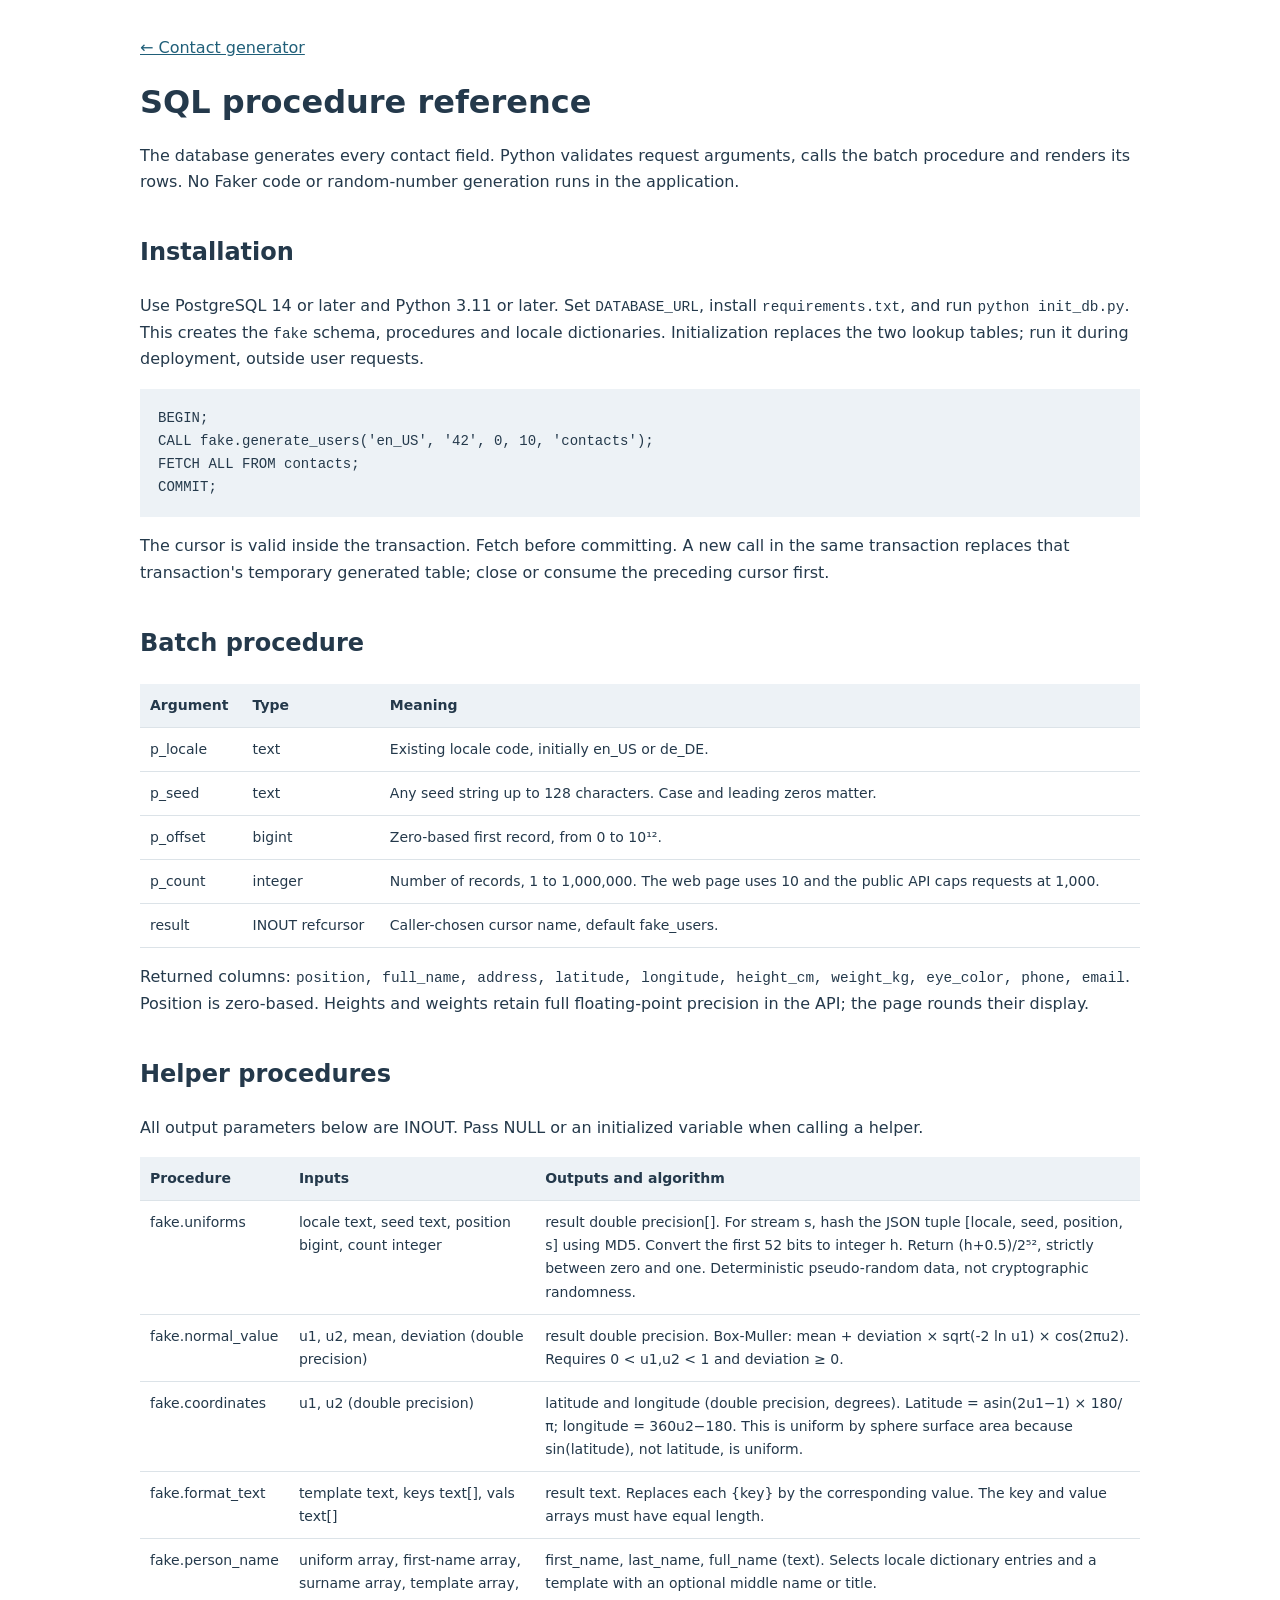
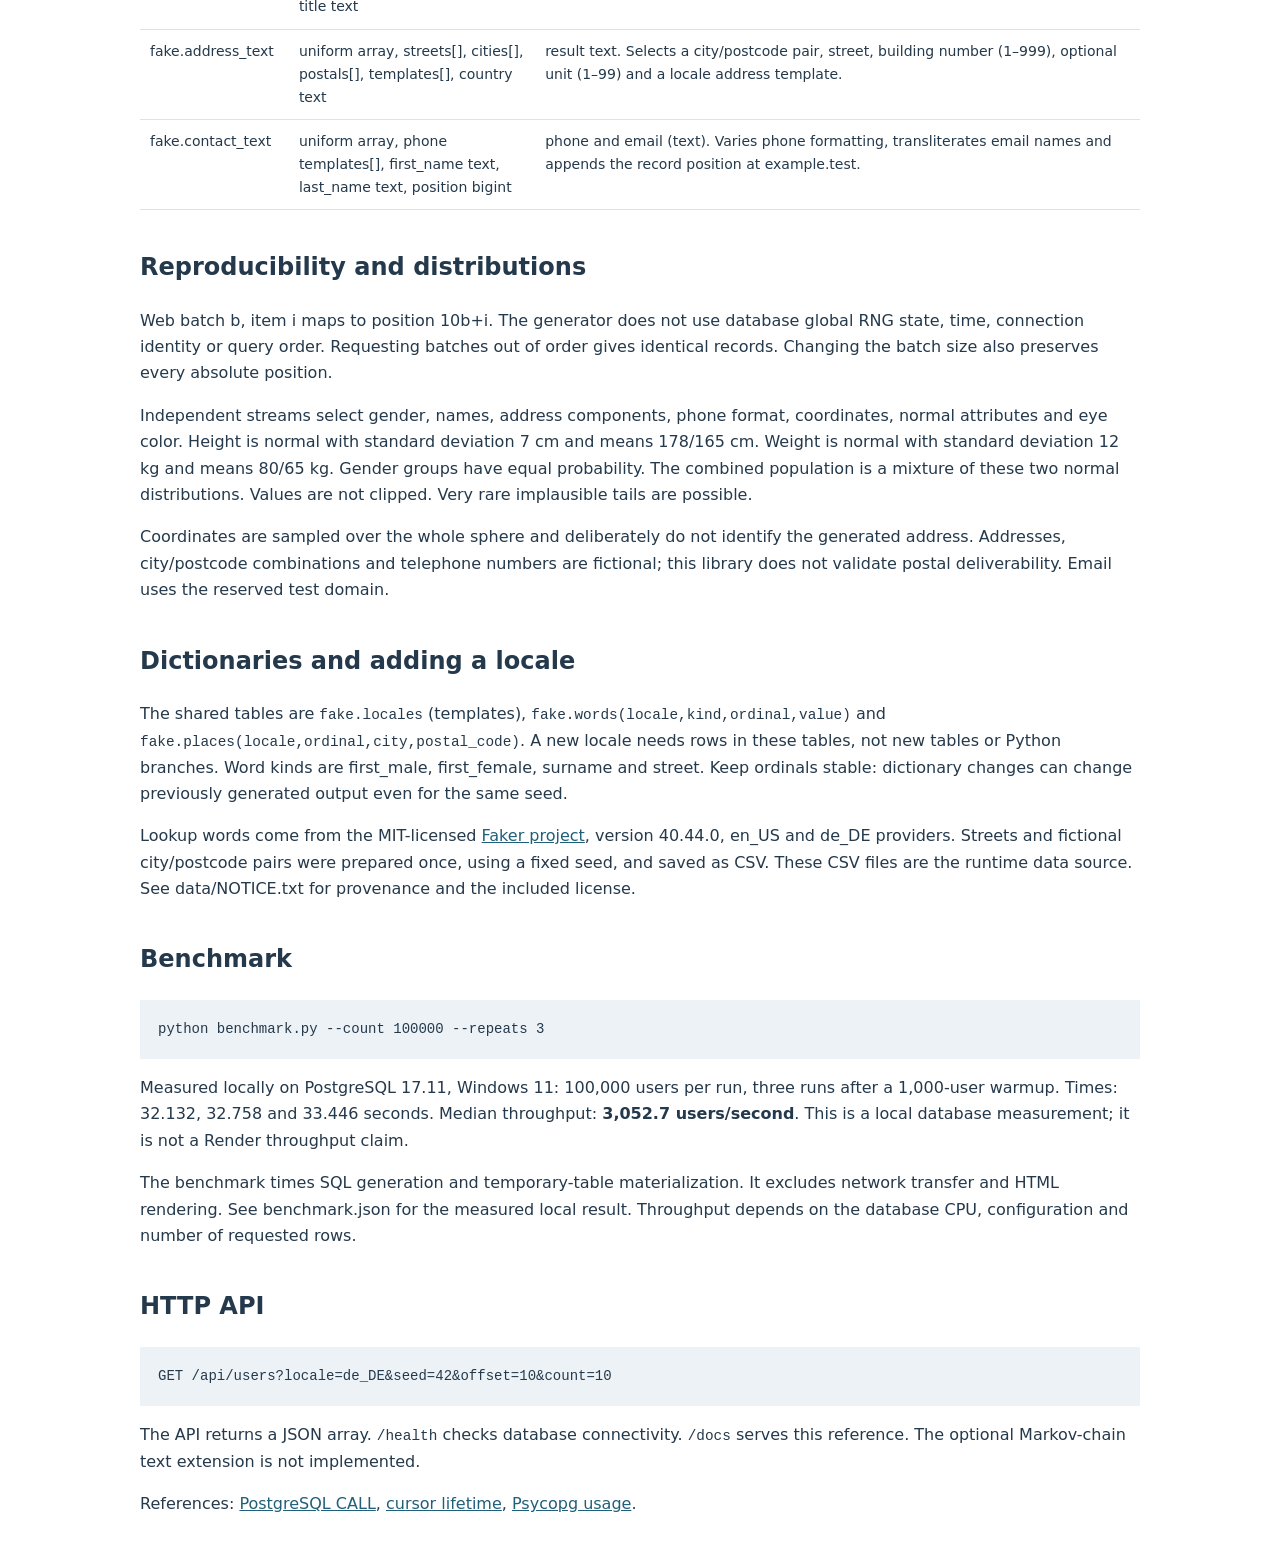
<file: docs/procedures.html>
<!doctype html><html lang="en"><head><meta charset="utf-8"><meta name="viewport" content="width=device-width, initial-scale=1"><title>SQL contact generator: procedure reference</title>
<style>body{font:16px/1.65 system-ui,sans-serif;color:#24394b;max-width:1000px;margin:35px auto;padding:0 22px}h1{line-height:1.2}h2{margin-top:38px}table{border-collapse:collapse;width:100%;font-size:14px}td,th{text-align:left;vertical-align:top;padding:10px;border-bottom:1px solid #dce3e8}th{background:#edf2f6}pre{background:#edf2f6;padding:18px;overflow:auto;font-size:14px}code{font-size:.9em}a{color:#205f79}</style></head><body>
<a href="/">← Contact generator</a><h1>SQL procedure reference</h1>
<p>The database generates every contact field. Python validates request arguments, calls the batch procedure and renders its rows. No Faker code or random-number generation runs in the application.</p>
<h2>Installation</h2><p>Use PostgreSQL 14 or later and Python 3.11 or later. Set <code>DATABASE_URL</code>, install <code>requirements.txt</code>, and run <code>python init_db.py</code>. This creates the <code>fake</code> schema, procedures and locale dictionaries. Initialization replaces the two lookup tables; run it during deployment, outside user requests.</p>
<pre>BEGIN;
CALL fake.generate_users('en_US', '42', 0, 10, 'contacts');
FETCH ALL FROM contacts;
COMMIT;</pre>
<p>The cursor is valid inside the transaction. Fetch before committing. A new call in the same transaction replaces that transaction's temporary generated table; close or consume the preceding cursor first.</p>
<h2>Batch procedure</h2><table><tr><th>Argument</th><th>Type</th><th>Meaning</th></tr>
<tr><td>p_locale</td><td>text</td><td>Existing locale code, initially en_US or de_DE.</td></tr>
<tr><td>p_seed</td><td>text</td><td>Any seed string up to 128 characters. Case and leading zeros matter.</td></tr>
<tr><td>p_offset</td><td>bigint</td><td>Zero-based first record, from 0 to 10¹².</td></tr>
<tr><td>p_count</td><td>integer</td><td>Number of records, 1 to 1,000,000. The web page uses 10 and the public API caps requests at 1,000.</td></tr>
<tr><td>result</td><td>INOUT refcursor</td><td>Caller-chosen cursor name, default fake_users.</td></tr></table>
<p>Returned columns: <code>position, full_name, address, latitude, longitude, height_cm, weight_kg, eye_color, phone, email</code>. Position is zero-based. Heights and weights retain full floating-point precision in the API; the page rounds their display.</p>
<h2>Helper procedures</h2><p>All output parameters below are INOUT. Pass NULL or an initialized variable when calling a helper.</p>
<table><tr><th>Procedure</th><th>Inputs</th><th>Outputs and algorithm</th></tr>
<tr><td>fake.uniforms</td><td>locale text, seed text, position bigint, count integer</td><td>result double precision[]. For stream s, hash the JSON tuple [locale, seed, position, s] using MD5. Convert the first 52 bits to integer h. Return (h+0.5)/2⁵², strictly between zero and one. Deterministic pseudo-random data, not cryptographic randomness.</td></tr>
<tr><td>fake.normal_value</td><td>u1, u2, mean, deviation (double precision)</td><td>result double precision. Box-Muller: mean + deviation × sqrt(-2 ln u1) × cos(2πu2). Requires 0 &lt; u1,u2 &lt; 1 and deviation ≥ 0.</td></tr>
<tr><td>fake.coordinates</td><td>u1, u2 (double precision)</td><td>latitude and longitude (double precision, degrees). Latitude = asin(2u1−1) × 180/π; longitude = 360u2−180. This is uniform by sphere surface area because sin(latitude), not latitude, is uniform.</td></tr>
<tr><td>fake.format_text</td><td>template text, keys text[], vals text[]</td><td>result text. Replaces each {key} by the corresponding value. The key and value arrays must have equal length.</td></tr>
<tr><td>fake.person_name</td><td>uniform array, first-name array, surname array, template array, title text</td><td>first_name, last_name, full_name (text). Selects locale dictionary entries and a template with an optional middle name or title.</td></tr>
<tr><td>fake.address_text</td><td>uniform array, streets[], cities[], postals[], templates[], country text</td><td>result text. Selects a city/postcode pair, street, building number (1–999), optional unit (1–99) and a locale address template.</td></tr>
<tr><td>fake.contact_text</td><td>uniform array, phone templates[], first_name text, last_name text, position bigint</td><td>phone and email (text). Varies phone formatting, transliterates email names and appends the record position at example.test.</td></tr></table>
<h2>Reproducibility and distributions</h2>
<p>Web batch b, item i maps to position 10b+i. The generator does not use database global RNG state, time, connection identity or query order. Requesting batches out of order gives identical records. Changing the batch size also preserves every absolute position.</p>
<p>Independent streams select gender, names, address components, phone format, coordinates, normal attributes and eye color. Height is normal with standard deviation 7 cm and means 178/165 cm. Weight is normal with standard deviation 12 kg and means 80/65 kg. Gender groups have equal probability. The combined population is a mixture of these two normal distributions. Values are not clipped. Very rare implausible tails are possible.</p>
<p>Coordinates are sampled over the whole sphere and deliberately do not identify the generated address. Addresses, city/postcode combinations and telephone numbers are fictional; this library does not validate postal deliverability. Email uses the reserved test domain.</p>
<h2>Dictionaries and adding a locale</h2>
<p>The shared tables are <code>fake.locales</code> (templates), <code>fake.words(locale,kind,ordinal,value)</code> and <code>fake.places(locale,ordinal,city,postal_code)</code>. A new locale needs rows in these tables, not new tables or Python branches. Word kinds are first_male, first_female, surname and street. Keep ordinals stable: dictionary changes can change previously generated output even for the same seed.</p>
<p>Lookup words come from the MIT-licensed <a href="https://github.com/joke2k/faker">Faker project</a>, version 40.44.0, en_US and de_DE providers. Streets and fictional city/postcode pairs were prepared once, using a fixed seed, and saved as CSV. These CSV files are the runtime data source. See data/NOTICE.txt for provenance and the included license.</p>
<h2>Benchmark</h2><pre>python benchmark.py --count 100000 --repeats 3</pre>
<p>Measured locally on PostgreSQL 17.11, Windows 11: 100,000 users per run, three runs after a 1,000-user warmup. Times: 32.132, 32.758 and 33.446 seconds. Median throughput: <strong>3,052.7 users/second</strong>. This is a local database measurement; it is not a Render throughput claim.</p>
<p>The benchmark times SQL generation and temporary-table materialization. It excludes network transfer and HTML rendering. See benchmark.json for the measured local result. Throughput depends on the database CPU, configuration and number of requested rows.</p>
<h2>HTTP API</h2><pre>GET /api/users?locale=de_DE&amp;seed=42&amp;offset=10&amp;count=10</pre>
<p>The API returns a JSON array. <code>/health</code> checks database connectivity. <code>/docs</code> serves this reference. The optional Markov-chain text extension is not implemented.</p>
<p>References: <a href="https://www.postgresql.org/docs/current/sql-call.html">PostgreSQL CALL</a>, <a href="https://www.postgresql.org/docs/current/plpgsql-cursors.html">cursor lifetime</a>, <a href="https://www.psycopg.org/psycopg3/docs/basic/usage.html">Psycopg usage</a>.</p>
</body></html>
</file>
